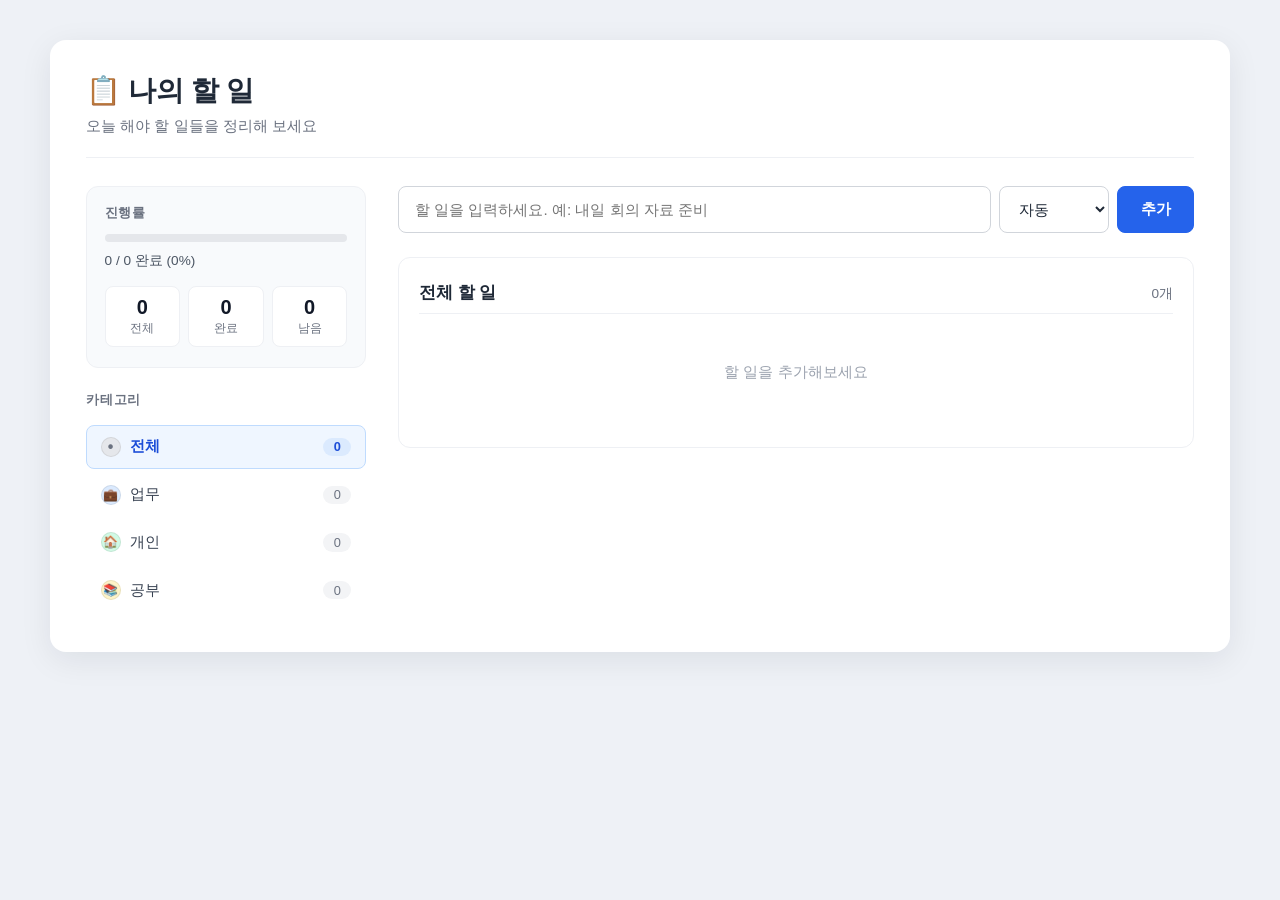
<file: web_version/index.html>
<!DOCTYPE html>
<html lang="ko">
<head>
    <meta charset="UTF-8">
    <meta name="viewport" content="width=device-width, initial-scale=1.0">
    <title>나의 할 일</title>
    <link rel="stylesheet" href="style.css">
</head>
<body>
    <div class="app">
        <header class="app-header">
            <h1>📋 나의 할 일</h1>
            <p class="app-subtitle">오늘 해야 할 일들을 정리해 보세요</p>
        </header>

        <div class="layout">
            <aside class="sidebar">
                <section class="progress-section">
                    <h2 class="section-title">진행률</h2>
                    <div class="progress-bar" role="progressbar" aria-valuemin="0" aria-valuemax="100" aria-valuenow="0" aria-label="전체 진행률" id="progress-bar">
                        <div class="progress-bar-fill" id="progress-bar-fill"></div>
                    </div>
                    <p class="progress-text" id="progress-text" aria-live="polite">0 / 0 완료 (0%)</p>
                    <div class="stats">
                        <div class="stat">
                            <span class="stat-value" id="stat-total">0</span>
                            <span class="stat-label">전체</span>
                        </div>
                        <div class="stat">
                            <span class="stat-value" id="stat-done">0</span>
                            <span class="stat-label">완료</span>
                        </div>
                        <div class="stat">
                            <span class="stat-value" id="stat-remaining">0</span>
                            <span class="stat-label">남음</span>
                        </div>
                    </div>
                </section>

                <section class="filter-section">
                    <h2 class="section-title">카테고리</h2>
                    <button type="button" class="filter-button" data-filter="all">
                        <span class="filter-dot dot-all" aria-hidden="true"></span>
                        <span class="filter-name">전체</span>
                        <span class="filter-count" id="count-all">0</span>
                    </button>
                    <button type="button" class="filter-button" data-filter="work">
                        <span class="filter-dot dot-work" aria-hidden="true"></span>
                        <span class="filter-name">업무</span>
                        <span class="filter-count" id="count-work">0</span>
                    </button>
                    <button type="button" class="filter-button" data-filter="personal">
                        <span class="filter-dot dot-personal" aria-hidden="true"></span>
                        <span class="filter-name">개인</span>
                        <span class="filter-count" id="count-personal">0</span>
                    </button>
                    <button type="button" class="filter-button" data-filter="study">
                        <span class="filter-dot dot-study" aria-hidden="true"></span>
                        <span class="filter-name">공부</span>
                        <span class="filter-count" id="count-study">0</span>
                    </button>
                </section>
            </aside>

            <main class="main">
                <section class="input-section">
                    <input type="text" id="todo-input" placeholder="할 일을 입력하세요. 예: 내일 회의 자료 준비" aria-label="할 일 입력">
                    <select id="category-select" aria-label="카테고리 선택">
                        <option value="auto">자동</option>
                        <option value="work">업무</option>
                        <option value="personal">개인</option>
                        <option value="study">공부</option>
                    </select>
                    <button type="button" id="add-button">추가</button>
                    <p class="auto-hint" id="auto-hint" aria-live="polite" hidden></p>
                </section>

                <section class="list-section">
                    <div class="list-header">
                        <h2 class="list-title" id="list-title">전체 할 일</h2>
                        <span class="list-meta" id="list-meta">0개</span>
                    </div>
                    <ul id="todo-list"></ul>
                </section>
            </main>
        </div>
    </div>

    <div id="toast" class="toast" role="status" aria-live="polite" hidden>
        <span class="toast-message" id="toast-message"></span>
        <button type="button" class="toast-undo" id="toast-undo">되돌리기</button>
    </div>

    <script src="app.js"></script>
</body>
</html>
</file>
<file: web_version/style.css>
/* ---------- 기본 ---------- */

* { box-sizing: border-box; }

body {
    font-family: -apple-system, BlinkMacSystemFont, "Segoe UI", "Malgun Gothic", sans-serif;
    background: #eef1f6;
    color: #1f2937;
    margin: 0;
    padding: 2.5rem 2rem;
    min-height: 100vh;
}

.app {
    max-width: 1180px;
    margin: 0 auto;
    background: #fff;
    padding: 2rem 2.25rem 2.5rem;
    border-radius: 16px;
    box-shadow: 0 8px 32px rgba(15, 23, 42, 0.08);
}

.app-header {
    border-bottom: 1px solid #eef0f4;
    padding-bottom: 1.25rem;
    margin-bottom: 1.75rem;
}

.app-header h1 {
    margin: 0;
    font-size: 1.75rem;
    font-weight: 700;
    letter-spacing: -0.01em;
}

.app-subtitle {
    margin: 0.4rem 0 0;
    color: #6b7280;
    font-size: 0.95rem;
}

.layout {
    display: grid;
    grid-template-columns: 280px 1fr;
    gap: 2rem;
    align-items: start;
}

.sidebar {
    display: flex;
    flex-direction: column;
    gap: 1.5rem;
    position: sticky;
    top: 2rem;
}

.section-title {
    font-size: 0.8rem;
    font-weight: 600;
    text-transform: uppercase;
    letter-spacing: 0.06em;
    color: #6b7280;
    margin: 0 0 0.75rem;
}

.progress-section {
    background: #f8fafc;
    border: 1px solid #eef0f4;
    border-radius: 12px;
    padding: 1.1rem 1.1rem 1.25rem;
}

.progress-bar {
    background: #e5e7eb;
    border-radius: 999px;
    height: 8px;
    overflow: hidden;
}

.progress-bar-fill {
    background: linear-gradient(90deg, #3b82f6, #2563eb);
    height: 100%;
    width: 0%;
    transition: width 0.3s ease;
}

.progress-text {
    margin: 0.6rem 0 0;
    font-size: 0.85rem;
    color: #4b5563;
}

.stats {
    display: grid;
    grid-template-columns: repeat(3, 1fr);
    gap: 0.5rem;
    margin-top: 1rem;
}

.stat {
    display: flex;
    flex-direction: column;
    align-items: center;
    background: #fff;
    border: 1px solid #eef0f4;
    border-radius: 8px;
    padding: 0.6rem 0.25rem;
}

.stat-value {
    font-size: 1.25rem;
    font-weight: 700;
    color: #111827;
    line-height: 1.1;
}

.stat-label {
    font-size: 0.72rem;
    color: #6b7280;
    margin-top: 0.2rem;
}

.filter-section {
    display: flex;
    flex-direction: column;
    gap: 0.25rem;
}

.filter-button {
    display: flex;
    align-items: center;
    gap: 0.6rem;
    width: 100%;
    text-align: left;
    padding: 0.65rem 0.85rem;
    border: 1px solid transparent;
    background: transparent;
    border-radius: 8px;
    font-size: 0.95rem;
    color: #374151;
    cursor: pointer;
    transition: background 0.15s, color 0.15s, border-color 0.15s;
}

.filter-button:hover { background: #f3f4f6; }

.filter-button.active {
    background: #eff6ff;
    color: #1d4ed8;
    border-color: #bfdbfe;
    font-weight: 600;
}

.filter-dot {
    width: 20px;
    height: 20px;
    border-radius: 50%;
    flex-shrink: 0;
    display: inline-flex;
    align-items: center;
    justify-content: center;
    font-size: 12px;
    line-height: 1;
    border: 1px solid rgba(0, 0, 0, 0.08);
}

.dot-all      { background: #e5e7eb; }
.dot-work     { background: #dbeafe; }
.dot-personal { background: #d1fae5; }
.dot-study    { background: #fef3c7; }

.dot-all::before      { content: "•"; color: #6b7280; font-size: 16px; }
.dot-work::before     { content: "💼"; }
.dot-personal::before { content: "🏠"; }
.dot-study::before    { content: "📚"; }

.filter-name { flex: 1; }

.filter-count {
    font-size: 0.8rem;
    color: #6b7280;
    background: #f3f4f6;
    padding: 0.1rem 0.55rem;
    border-radius: 999px;
    min-width: 28px;
    text-align: center;
}

.filter-button.active .filter-count {
    background: #dbeafe;
    color: #1d4ed8;
}

.main { min-width: 0; }

input[type="text"], select, button {
    padding: 0.65rem 0.9rem;
    font-size: 0.95rem;
    border: 1px solid #d1d5db;
    border-radius: 8px;
    background: #fff;
    font-family: inherit;
    color: #1f2937;
}

input[type="text"]:focus, select:focus {
    outline: none;
    border-color: #3b82f6;
    box-shadow: 0 0 0 3px rgba(59, 130, 246, 0.15);
}

button {
    cursor: pointer;
    transition: background 0.15s ease, border-color 0.15s ease, color 0.15s ease, transform 0.05s ease;
}

button:hover { background: #f9fafb; }
button:active { transform: translateY(1px); }

.input-section {
    display: flex;
    gap: 0.5rem;
    flex-wrap: wrap;
    margin-bottom: 1.5rem;
}

.input-section input[type="text"] {
    flex: 1;
    min-width: 260px;
    padding: 0.75rem 1rem;
}

.input-section select { min-width: 110px; }

#add-button {
    background: #2563eb;
    color: #fff;
    border-color: #2563eb;
    padding: 0.75rem 1.4rem;
    font-weight: 600;
}

#add-button:hover {
    background: #1d4ed8;
    border-color: #1d4ed8;
}

.auto-hint {
    flex: 1 1 100%;
    margin: 0;
    font-size: 0.85rem;
    color: #2563eb;
}

.list-section {
    background: #fff;
    border: 1px solid #eef0f4;
    border-radius: 12px;
    padding: 0.5rem 1.25rem 1rem;
}

.list-header {
    display: flex;
    align-items: baseline;
    justify-content: space-between;
    padding: 0.9rem 0 0.6rem;
    border-bottom: 1px solid #eef0f4;
}

.list-title {
    margin: 0;
    font-size: 1.05rem;
    font-weight: 600;
}

.list-meta {
    font-size: 0.85rem;
    color: #6b7280;
}

#todo-list {
    list-style: none;
    padding: 0;
    margin: 0;
}

.todo-item {
    display: flex;
    align-items: center;
    gap: 0.75rem;
    padding: 0.85rem 0.25rem;
    border-bottom: 1px solid #f3f4f6;
    transition: background 0.15s;
}

.todo-item:last-child { border-bottom: none; }
.todo-item:hover { background: #fafbfc; }

.todo-item input[type="checkbox"] {
    width: 18px;
    height: 18px;
    cursor: pointer;
    accent-color: #2563eb;
    flex-shrink: 0;
}

.category-label {
    padding: 0.2rem 0.6rem;
    border-radius: 6px;
    font-size: 0.75rem;
    font-weight: 600;
    white-space: nowrap;
    flex-shrink: 0;
}

.category-work    { background: #dbeafe; color: #1e40af; }
.category-personal { background: #d1fae5; color: #065f46; }
.category-study   { background: #fef3c7; color: #92400e; }

.todo-text {
    flex: 1;
    word-break: break-word;
    min-width: 0;
    font-size: 0.98rem;
}

.todo-text.completed {
    text-decoration: line-through;
    color: #9ca3af;
}

.edit-button, .delete-button {
    padding: 0.4rem 0.8rem;
    font-size: 0.85rem;
}

.edit-button:hover {
    background: #eff6ff;
    border-color: #3b82f6;
    color: #1d4ed8;
}

.delete-button:hover {
    background: #fef2f2;
    border-color: #ef4444;
    color: #dc2626;
}

.todo-item.editing {
    gap: 0.5rem;
    flex-wrap: wrap;
    background: #f9fafb;
}

.edit-input { flex: 1; min-width: 0; }

.empty-state {
    text-align: center;
    color: #9ca3af;
    padding: 3rem 1rem;
    font-size: 0.95rem;
    border-bottom: none !important;
}

.empty-state:hover { background: transparent !important; }

#todo-input.invalid {
    border-color: #ef4444;
    box-shadow: 0 0 0 3px rgba(239, 68, 68, 0.15);
    animation: shake-input 0.25s ease;
}

@keyframes shake-input {
    0%, 100% { transform: translateX(0); }
    25%      { transform: translateX(-4px); }
    75%      { transform: translateX(4px); }
}

.toast {
    position: fixed;
    left: 50%;
    bottom: 32px;
    transform: translate(-50%, 16px);
    background: #1f2937;
    color: #f9fafb;
    padding: 0.7rem 0.8rem 0.7rem 1.1rem;
    border-radius: 10px;
    box-shadow: 0 8px 24px rgba(15, 23, 42, 0.25);
    display: flex;
    align-items: center;
    gap: 0.85rem;
    font-size: 0.92rem;
    opacity: 0;
    transition: transform 0.2s ease, opacity 0.2s ease;
    z-index: 1000;
    max-width: calc(100vw - 32px);
}

.toast.toast-visible {
    transform: translate(-50%, 0);
    opacity: 1;
}

.toast-message { flex: 1; min-width: 0; }

.toast-undo {
    background: transparent;
    color: #93c5fd;
    border: none;
    font-weight: 600;
    padding: 0.3rem 0.6rem;
    cursor: pointer;
    font-size: 0.9rem;
    border-radius: 6px;
}

.toast-undo:hover {
    background: rgba(147, 197, 253, 0.15);
    color: #bfdbfe;
}

@media (max-width: 900px) {
    body { padding: 1.5rem 1rem; }
    .app { padding: 1.5rem; }
    .layout { grid-template-columns: 1fr; gap: 1.5rem; }
    .sidebar { position: static; flex-direction: row; flex-wrap: wrap; gap: 1rem; }
    .progress-section { flex: 1 1 280px; }
    .filter-section { flex: 1 1 280px; flex-direction: row; flex-wrap: wrap; }
    .filter-button { flex: 1 1 calc(50% - 0.25rem); }
}

@media (max-width: 480px) {
    body { padding: 1rem 0.5rem; }
    .app { padding: 1rem; border-radius: 12px; }
    .app-header h1 { font-size: 1.35rem; }
    .input-section input[type="text"] { flex: 1 1 100%; min-width: 0; }
    .input-section select, .input-section #add-button { flex: 1; }
    .filter-button { flex: 1 1 100%; }
    .todo-item { flex-wrap: wrap; }
    .todo-text { flex: 1 1 100%; order: 10; }
}
</file>
